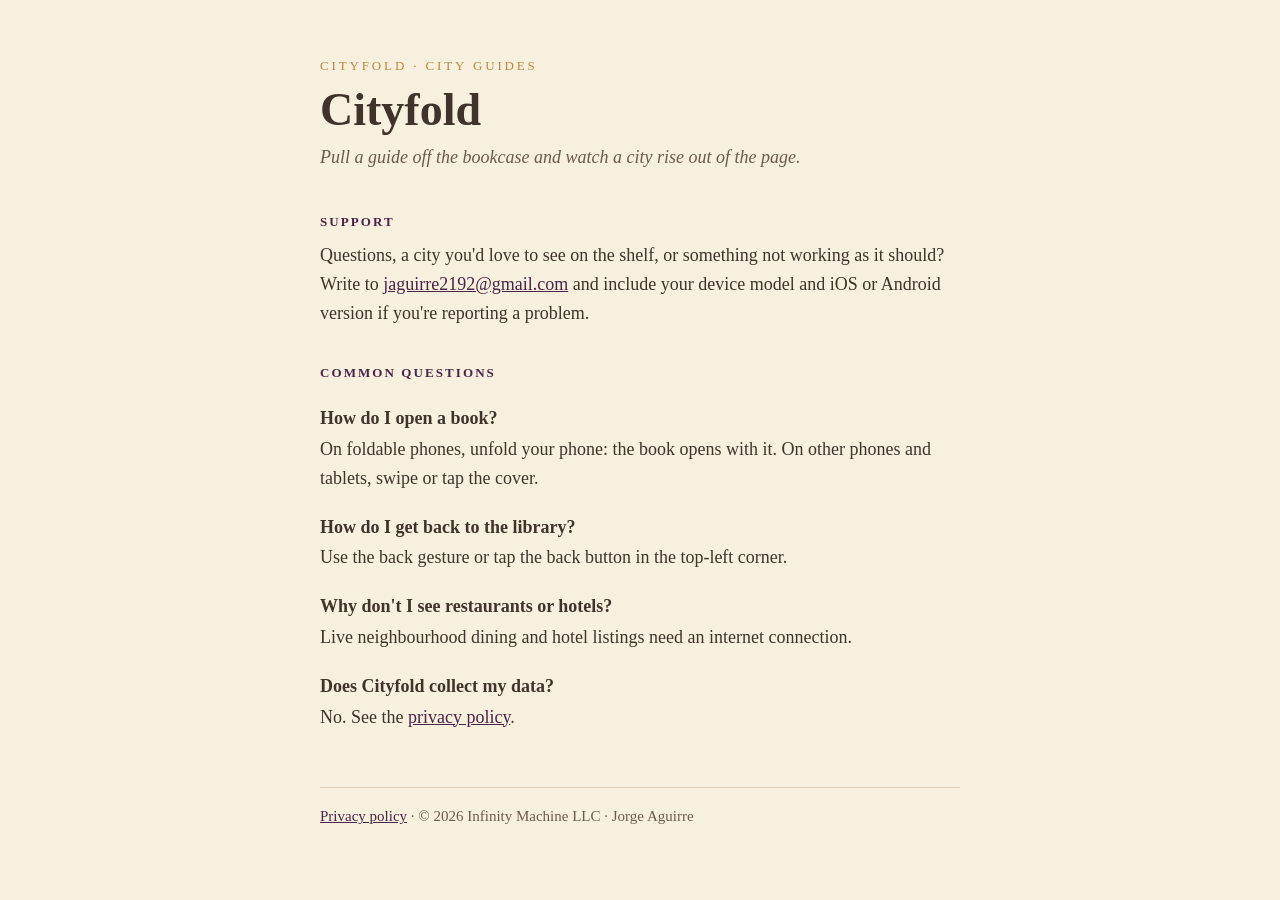
<file: index.html>
<!doctype html>
<html lang="en">
<head>
<meta charset="utf-8">
<meta name="viewport" content="width=device-width, initial-scale=1">
<title>Cityfold — Pop-up City Guides</title>
<meta name="description" content="Cityfold is a shelf of pop-up books, one for each of the world's great cities. Support and contact.">
<link rel="stylesheet" href="style.css">
</head>
<body>
<main>
  <p class="imprint">CITYFOLD · CITY GUIDES</p>
  <h1>Cityfold</h1>
  <p class="lede">Pull a guide off the bookcase and watch a city rise out of the page.</p>

  <section>
    <h2>Support</h2>
    <p>Questions, a city you'd love to see on the shelf, or something not working as it should? Write to
      <a href="mailto:jaguirre2192@gmail.com?subject=Cityfold%20support">jaguirre2192@gmail.com</a>
      and include your device model and iOS or Android version if you're reporting a problem.</p>
  </section>

  <section>
    <h2>Common questions</h2>
    <h3>How do I open a book?</h3>
    <p>On foldable phones, unfold your phone: the book opens with it. On other phones and tablets, swipe or tap the cover.</p>
    <h3>How do I get back to the library?</h3>
    <p>Use the back gesture or tap the back button in the top-left corner.</p>
    <h3>Why don't I see restaurants or hotels?</h3>
    <p>Live neighbourhood dining and hotel listings need an internet connection.</p>
    <h3>Does Cityfold collect my data?</h3>
    <p>No. See the <a href="privacy.html">privacy policy</a>.</p>
  </section>

  <footer>
    <a href="privacy.html">Privacy policy</a> · © 2026 Infinity Machine LLC · Jorge Aguirre
  </footer>
</main>
</body>
</html>
</file>
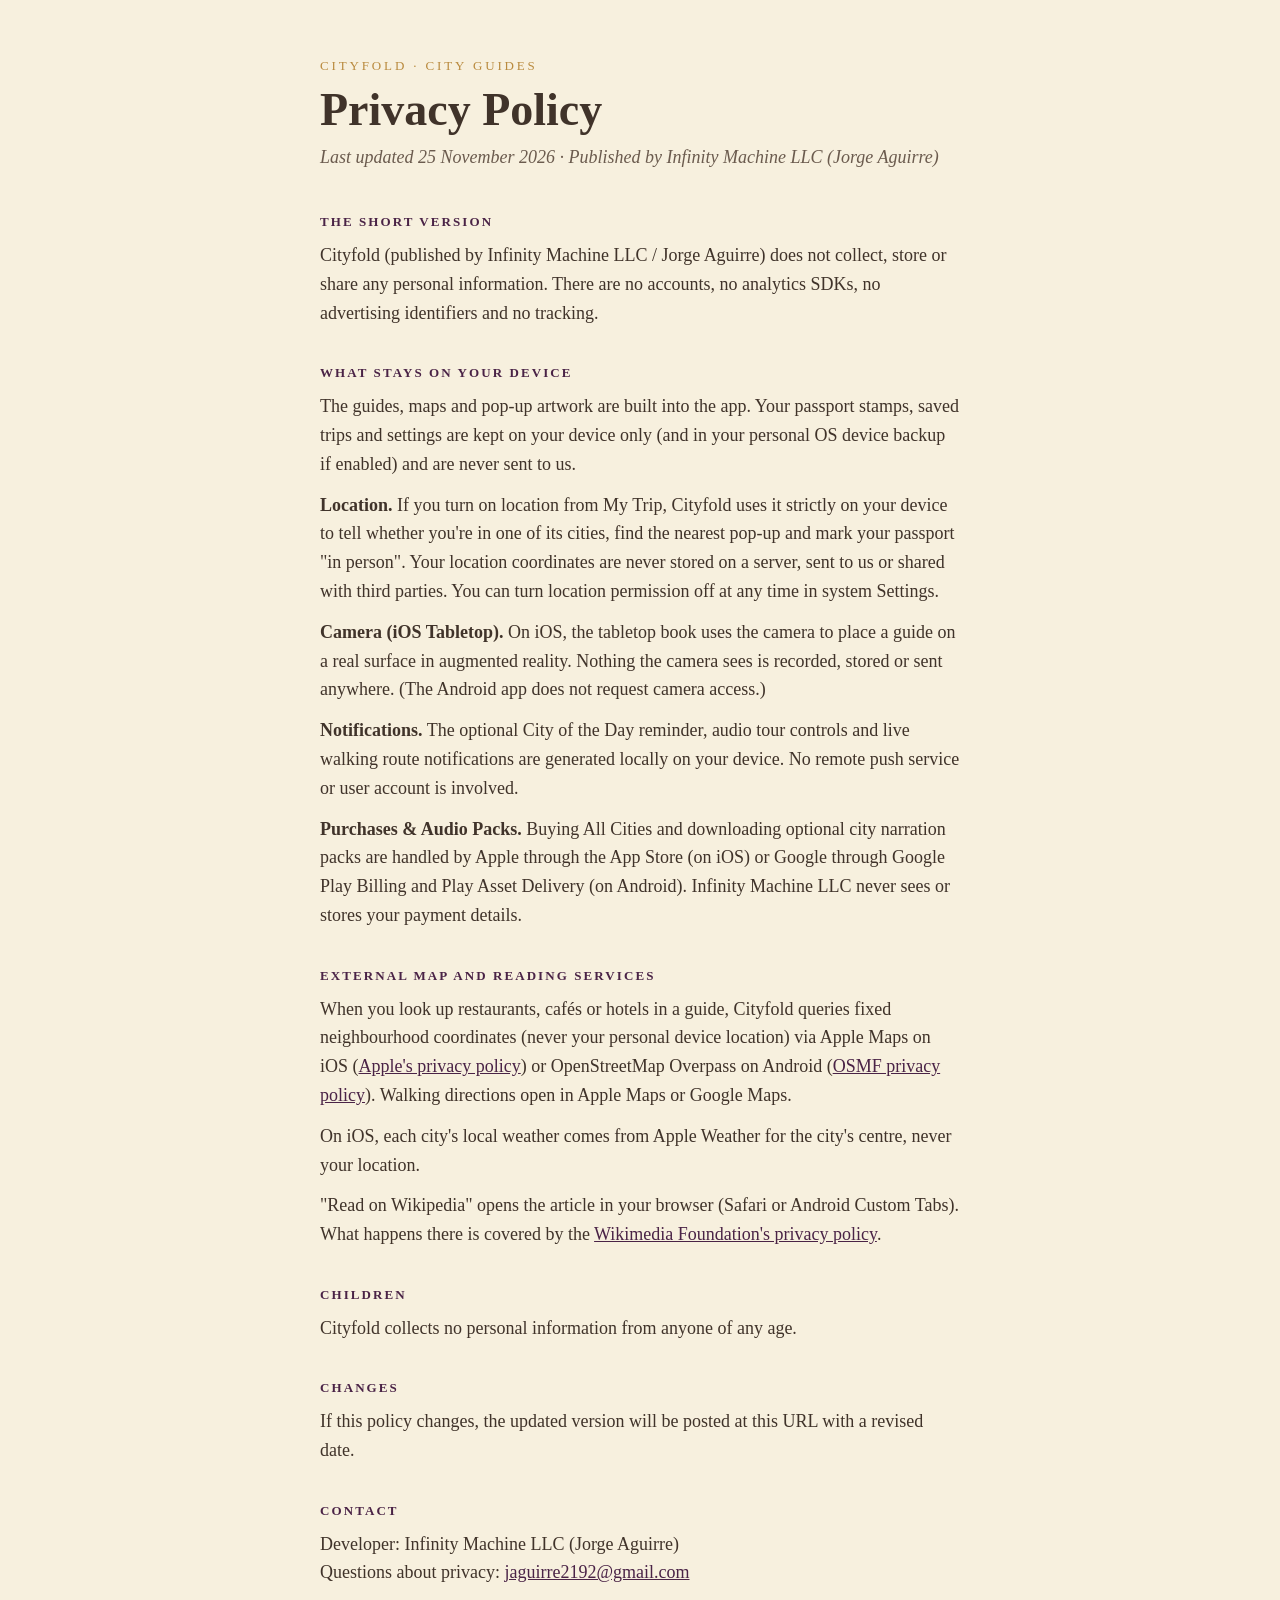
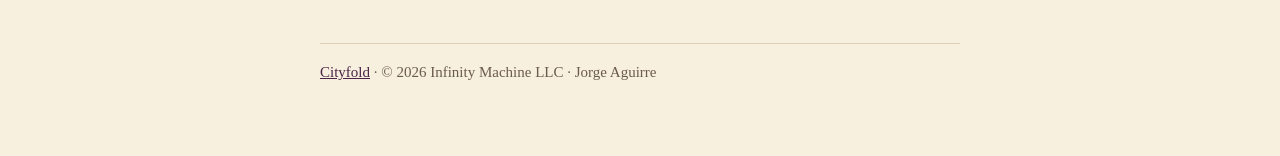
<file: privacy.html>
<!doctype html>
<html lang="en">
<head>
<meta charset="utf-8">
<meta name="viewport" content="width=device-width, initial-scale=1">
<title>Cityfold Privacy Policy</title>
<link rel="stylesheet" href="style.css">
</head>
<body>
<main>
  <p class="imprint"><a href="index.html">CITYFOLD · CITY GUIDES</a></p>
  <h1>Privacy Policy</h1>
  <p class="lede">Last updated 25 November 2026 · Published by Infinity Machine LLC (Jorge Aguirre)</p>

  <section>
    <h2>The short version</h2>
    <p>Cityfold (published by Infinity Machine LLC / Jorge Aguirre) does not collect, store or share any personal information. There are no accounts, no analytics SDKs, no advertising identifiers and no tracking.</p>
  </section>

  <section>
    <h2>What stays on your device</h2>
    <p>The guides, maps and pop-up artwork are built into the app. Your passport stamps, saved trips and settings are kept on your device only (and in your personal OS device backup if enabled) and are never sent to us.</p>
    <p><strong>Location.</strong> If you turn on location from My Trip, Cityfold uses it strictly on your device to tell whether you're in one of its cities, find the nearest pop-up and mark your passport "in person". Your location coordinates are never stored on a server, sent to us or shared with third parties. You can turn location permission off at any time in system Settings.</p>
    <p><strong>Camera (iOS Tabletop).</strong> On iOS, the tabletop book uses the camera to place a guide on a real surface in augmented reality. Nothing the camera sees is recorded, stored or sent anywhere. (The Android app does not request camera access.)</p>
    <p><strong>Notifications.</strong> The optional City of the Day reminder, audio tour controls and live walking route notifications are generated locally on your device. No remote push service or user account is involved.</p>
    <p><strong>Purchases &amp; Audio Packs.</strong> Buying All Cities and downloading optional city narration packs are handled by Apple through the App Store (on iOS) or Google through Google Play Billing and Play Asset Delivery (on Android). Infinity Machine LLC never sees or stores your payment details.</p>
  </section>

  <section>
    <h2>External map and reading services</h2>
    <p>When you look up restaurants, cafés or hotels in a guide, Cityfold queries fixed neighbourhood coordinates (never your personal device location) via Apple Maps on iOS (<a href="https://www.apple.com/legal/privacy/">Apple's privacy policy</a>) or OpenStreetMap Overpass on Android (<a href="https://osmfoundation.org/wiki/Privacy_Policy">OSMF privacy policy</a>). Walking directions open in Apple Maps or Google Maps.</p>
    <p>On iOS, each city's local weather comes from Apple Weather for the city's centre, never your location.</p>
    <p>"Read on Wikipedia" opens the article in your browser (Safari or Android Custom Tabs). What happens there is covered by the <a href="https://foundation.wikimedia.org/wiki/Policy:Privacy_policy">Wikimedia Foundation's privacy policy</a>.</p>
  </section>

  <section>
    <h2>Children</h2>
    <p>Cityfold collects no personal information from anyone of any age.</p>
  </section>

  <section>
    <h2>Changes</h2>
    <p>If this policy changes, the updated version will be posted at this URL with a revised date.</p>
  </section>

  <section>
    <h2>Contact</h2>
    <p>Developer: Infinity Machine LLC (Jorge Aguirre)<br>
    Questions about privacy: <a href="mailto:jaguirre2192@gmail.com?subject=Cityfold%20privacy">jaguirre2192@gmail.com</a></p>
  </section>

  <footer><a href="index.html">Cityfold</a> · © 2026 Infinity Machine LLC · Jorge Aguirre</footer>
</main>
</body>
</html>
</file>
<file: style.css>
:root {
  --paper: #f7f0de;
  --ink: #40332a;
  --soft: #6b5b4e;
  --accent: #4a2346;
  --gilt: #b98a3e;
}
* { box-sizing: border-box; }
body {
  margin: 0;
  background: var(--paper);
  color: var(--ink);
  font: 18px/1.6 Georgia, "Iowan Old Style", "Times New Roman", serif;
}
main { max-width: 680px; margin: 0 auto; padding: 56px 20px 72px; }
.imprint { letter-spacing: 0.22em; font-size: 13px; color: var(--gilt); margin: 0 0 8px; }
.imprint a { color: inherit; text-decoration: none; }
h1 { font-size: 46px; line-height: 1.1; margin: 0 0 8px; }
.lede { font-style: italic; color: var(--soft); margin: 0 0 40px; }
h2 { font-size: 13px; letter-spacing: 0.16em; text-transform: uppercase; color: var(--accent); margin: 36px 0 8px; }
h3 { font-size: 18px; margin: 20px 0 2px; }
p { margin: 0 0 12px; }
a { color: var(--accent); }
footer { margin-top: 56px; padding-top: 16px; border-top: 1px solid #ddd0b4; font-size: 15px; color: var(--soft); }
@media (prefers-color-scheme: dark) {
  :root { --paper: #1c1611; --ink: #f1e7d2; --soft: #c9b89c; --accent: #e2b8dc; --gilt: #d9b46a; }
  footer { border-top-color: #3a2f25; }
}
</file>
